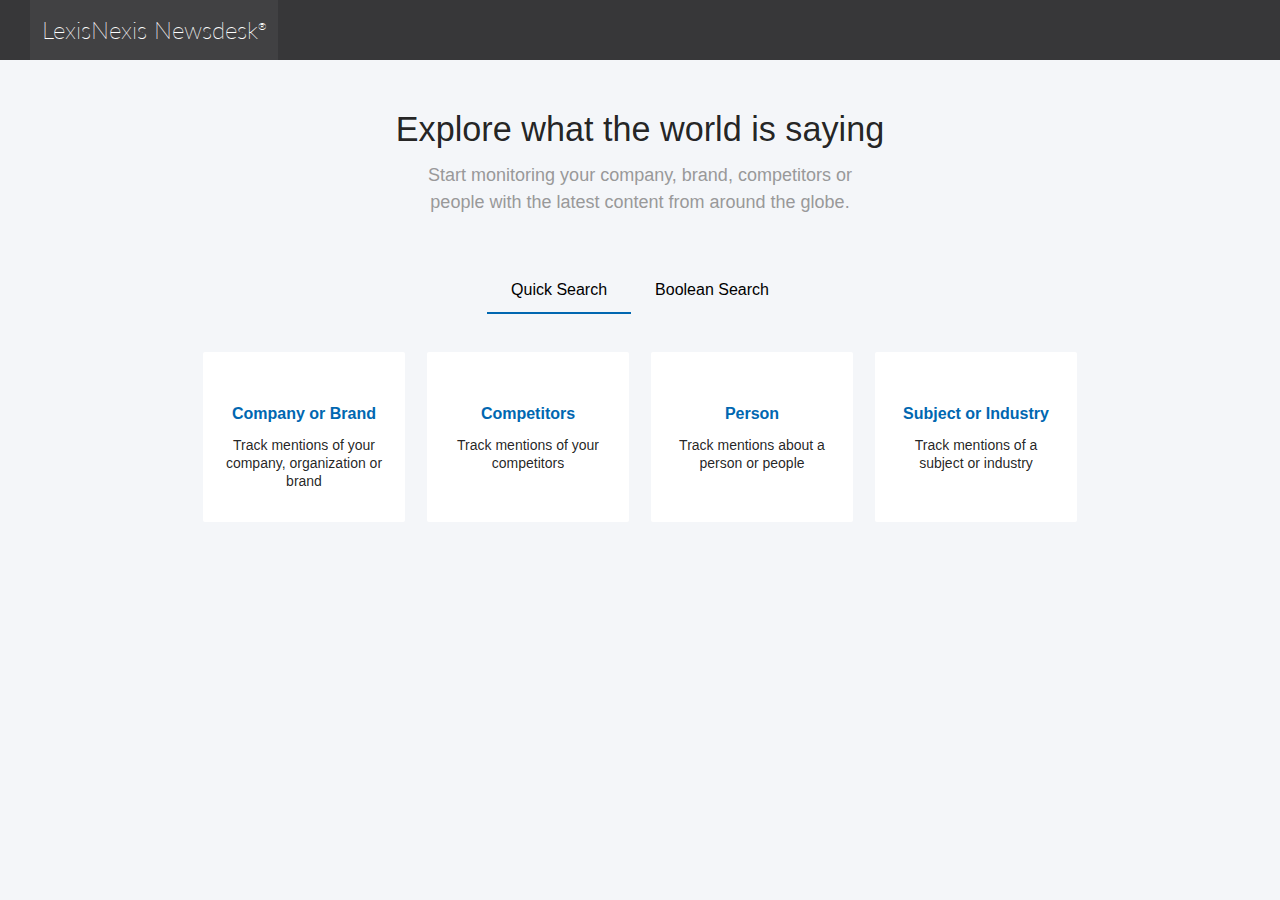
<file: index.html>
<!DOCTYPE html>
<html>

<head>
  <title>Newsdesk</title>
  <meta name="viewport" content="width = device-width, initial-scale = 1">
  <link rel="stylesheet" href="https://fonts.googleapis.com/icon?family=Material+Icons">
  <link rel="stylesheet" href="https://cdnjs.cloudflare.com/ajax/libs/materialize/1.0.0/css/materialize.min.css">
  <link type="text/css" rel="stylesheet" href="css/newsdesk.css" />
  <link type="text/css" rel="stylesheet" href="css/custom.css" media="screen,projection" />
  </script>
</head>

<body>

  <header class="app-header">
    <div class="app-header__top-bar">
      <div class="app-header__logo">
        <span class="app-header__logo-text">
          LexisNexis Newsdesk<span class="app-header__trademark">®</span>
        </span>
      </div>
      <a class="app-header__button app-header__button--nav app-header__button--dashboard"
        href="/dashboard"></a>
      <a class="app-header__button app-header__button--nav app-header__button--search" href="/search"></a>
      <a class="app-header__button app-header__button--nav app-header__button--analyze" href="/analyze"></a>
      <a class="app-header__button app-header__button--nav app-header__button--share" href="/share"></a>
    </div>
  </header>

  <div class="container">
    <div class="row">
      <div class="col s1"></div>
      <div class="col s12 center">
        <div class="quick-search-row">
          <h4>Explore what the world is saying</h4>
          <p class="psub-heading">Start monitoring your company, brand, competitors or people with the latest content
            from around the globe.</p>
        </div>
      </div>


      <div class="row">
        <div class="col s12">
          <ul class="tabs customized">
            <li class="tab "><a class="active" href="#quick-search-area">Quick Search</a></li>
            <li class="tab "><a href="#boolean-search-area">Boolean Search</a></li>
          </ul>
        </div>

        <!-- Quick Search Area -->
        <div class="row" id="quick-search-area">
          <div class="col s3 center">
            <div class="quick-search-types">
              <a href="company.html" class="quick-search-type-link"> 
                <!--<img src="images/img-company.png" alt="company">-->
                <b>Company or Brand </br><span>Track mentions of your company, organization or brand </span></b>
              </a>
            </div>
          </div>
          <div class="col s3 center">
            <div class="quick-search-types">
              <a href="companies.html" class="quick-search-type-link">
                <!--<img src="images/img-competitors.png" alt="competitors">-->
                <b>Competitors </br><span>Track mentions of your competitors </span></b></a>
            </div>

          </div>
          <div class="col s3 center">
            <div class="quick-search-types">
              <a href="people.html" class="quick-search-type-link">
                <!--<img src="images/img-person.png" alt="person">-->
                <b>Person </br><span>Track mentions about a person or people </span></b></a>
            </div>
          </div>

          <div class="col s3 center">
            <div class="quick-search-types">
              <a href="topic_industry.html" class="quick-search-type-link">
                <!--<img src="images/img-topic.png" alt="topic">-->
                <b>Subject or Industry </br><span>Track mentions of a subject or industry</span></b></a>
            </div>
          </div>
        </div>

        <!-- Boolean Search Area -->
        <div class="search-box-v2-container react-dom-wrapper-component-container" id="boolean-search-area">
          <div class="search-area">
            <div class="search-area__box">
              <div class="search-area__search">
                <div class="search-area__element-label search-area__search-label">What</div>
                <div class="search-area__search-input">
                  <div class="search-area__search">
                    <div class="search-area__new-search rich-search-box">
                      <textarea placeholder="Enter a company, person or keyword" tabindex="-1"
                        style="position: absolute; top: -9999px;"></textarea>
                      <div
                        class="rich-search-box__content-wrapper configurable-list rich-search-box__validator--enabled">
                        <div class="rich-search-box__hidden-content configurable-list"><span
                            class="rich-search-box__placeholder">Enter a company, person or keyword</span></div>
                        <div contenteditable="true" class="rich-search-box__content ui-autocomplete-input"
                          autocomplete="off"><span class="rich-search-box__placeholder">Enter a company, person or
                            keyword</span></div><i class="rich-search-box__validator-status fo-icon"
                          data-hasqtip="0"></i>
                      </div>
                    </div>
                  </div>
                </div>
              </div>
              <div class="drop-down search-area__element">
                <div class="drop-down__trigger search-area__dropdown--trigger search-filter-media-type__trigger">
                  <div class="search-area__element-label">Which media type</div>
                  <div class="search-area__element-input">
                    <div class="search-area__element-value">Online News</div><i class="search-area__element-arrow"></i>
                  </div>
                </div>
              </div>
              <div class="drop-down search-area__element search-filter-location">
                <div class="drop-down__trigger search-area__dropdown--trigger search-filter-location__trigger">
                  <div class="search-area__element-label">Where</div>
                  <div class="search-area__element-input">
                    <div class="search-area__element-value">Everywhere</div><i class="search-area__element-arrow"></i>
                  </div>
                </div>
              </div>
              <div class="drop-down search-area__element">
                <div class="drop-down__trigger search-area__dropdown--trigger search-filter-date__trigger">
                  <div class="search-area__element-label">When</div>
                  <div class="search-area__element-input">
                    <div class="search-area__element-value">All Dates</div><i class="search-area__element-arrow"></i>
                  </div>
                </div>
              </div>
              <div class="drop-down search-area__element search-filter-language">
                <div class="drop-down__trigger search-area__dropdown--trigger search-filter-language__trigger">
                  <div class="search-area__element-label">Which languages</div>
                  <div class="search-area__element-input">
                    <div class="search-area__element-value">English</div><i class="search-area__element-arrow"></i>
                  </div>
                </div>
              </div>
              <div class="pendo-search-button search-area__element search-area__search-trigger fo-icon fo-icon-Search">
              </div>
            </div>
          </div>
        </div>
      </div>

    </div>
  </div>

  <!--Import jQuery before materialize.js-->
  <script type="text/javascript" src="https://code.jquery.com/jquery-2.1.1.min.js"></script>
  <script src="https://cdnjs.cloudflare.com/ajax/libs/materialize/1.0.0/js/materialize.min.js"></script>

  <script>
    $(document).ready(function () {
      $('.tabs').tabs();
    });
  </script>
</body>

</html>
</file>
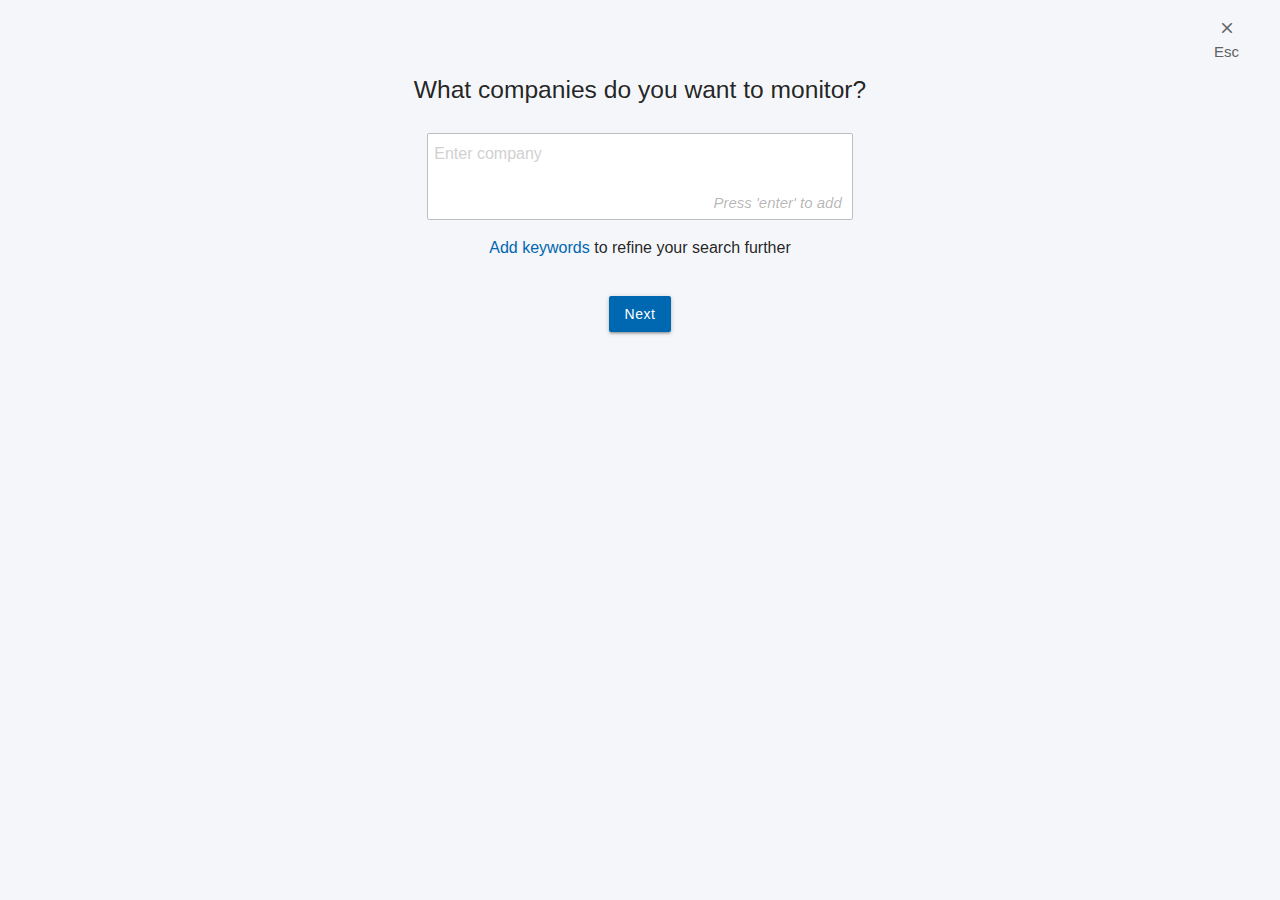
<file: companies.html>
<!DOCTYPE html>
<html>

<head>
   <title>Newsdesk</title>
   <meta name="viewport" content="width = device-width, initial-scale = 1">
   <link rel="stylesheet" href="https://fonts.googleapis.com/icon?family=Material+Icons">
   <link rel="stylesheet" href="https://cdnjs.cloudflare.com/ajax/libs/materialize/1.0.0/css/materialize.min.css">
   <link type="text/css" rel="stylesheet" href="css/custom.css" media="screen,projection" />
   </script>
</head>

<body>

   <nav class="transparent" role="navigation">
      <div class="row center">
         <div class="col s1 nav-col">
            <a class="grey-text text-darken-2 icn-label" href="#"></a>
         </div>
         <div class="col s1"></div>
         <div class="col s1"></div>
         <div class="col s1"></div>
         <div class="col s1"></div>
         <div class="col s1"></div>
         <div class="col s1"></div>
         <div class="col s1"></div>
         <div class="col s1"></div>
         <div class="col s1"></div>
         <div class="col s1"></div>
         <div class="col s1 nav-col">
            <a class="grey-text text-darken-2 icn-label" href="index.html"><i class="material-icons">close</i>Esc</a>
         </div>
      </div>
   </nav>

   <div class="container">
      <div class="row center">
         <div class="col s12">
            <h5>What companies do you want to monitor?</h5>
         </div>
      </div>
      <div class="row">
         <div class="col s3"></div>
         <div class="col s6">
            <div class="chips-container">
               <div class="chips chips-company">
                  <input class="custom-class" autofocus>
               </div>
               <div class="chip-help">Press 'enter' to add</div>
            </div>

            <div class="row center keywords-panel-toggle">
               <p style="font-size:16px;"><a href="#">Add keywords</a> to refine your search further</p>
            </div>           

            <div class="keywords-panel">
               <br>

               <h6>Keywords to include</h6>
               <p>We will show results that contain <b>any</b> of these keywords. <i class="material-icons blue-grey-text text-lighten-3 tooltipped"
                     data-position="right"
                     data-tooltip="Good for adding terms or phrases to make your results more specific">help_outline</i></p>
               <div class="chips-container">
                  <div class="chips chips-company-keywords">
                     <input class="custom-class" />
                  </div>
                  <div class="chip-help">Press 'enter' to add</div>
               </div>

               <br>
               <h6>Keywords to exclude </h6>
               <p>We will <b>not</b> show results that contain any of these keywords. <i class="material-icons blue-grey-text text-lighten-3 tooltipped"
                 data-position="right"
                 data-tooltip="Good for excluding words or phrases you do not want to see in your results - helps reduce false positives">help_outline</i></p>
               <div class="chips-container">
                  <div class="chips chips-company-keywords">
                     <input class="custom-class" />
                  </div>
                  <div class="chip-help">Press 'enter' to add</div>
               </div>

            </div>

            <div class="row center">
               <a href="remove_noise.html" class="waves-effect waves-light btn light-blue darken-3">Next</a>
            </div>
         </div>
         <div class="col s3"></div>
      </div>

   </div>

   <!--Import jQuery before materialize.js-->
   <script type="text/javascript" src="https://code.jquery.com/jquery-2.1.1.min.js"></script>
   <script src="https://cdnjs.cloudflare.com/ajax/libs/materialize/1.0.0/js/materialize.min.js"></script>

<script>
      $(document).ready(function () {
         $('.tooltipped').tooltip();

         $(".keywords-panel-toggle a").click(function () {
            $(".keywords-panel-toggle").slideToggle(300);
            $(".keywords-panel").slideToggle(300);
         });

         $('.chips-company').chips({
            placeholder: 'Enter company',
            secondaryPlaceholder: 'Add another',
            data: JSON.parse(sessionStorage.getItem('company')) || [],
            onChipAdd: function (e, data) {
               sessionStorage.setItem('company', JSON.stringify(M.Chips.getInstance($('.chips-company')).chipsData));
            },
            onChipDelete: function (e, data) {
               sessionStorage.setItem('company', JSON.stringify(M.Chips.getInstance($('.chips-company')).chipsData));
            },
            autocompleteOptions: {
               data: {
                  'Apple': null,
                  'Microsoft': null,
                  'Google': null,
                  'Walmart': null,
                  'Exxon Mobil': null,
                  'Berkshire Hathaway': null,
                  'Apple': null,
                  'UnitedHealth Group': null,
                  'McKesson': null,
                  'CVS Health': null,
                  'Amazon.com': null,
                  'AT&T': null,
                  'General Motors': null,
                  'Ford Motor': null,
                  'AmerisourceBergen': null,
                  'Chevron': null,
                  'Cardinal Health': null,
                  'Costco': null,
                  'Verizon': null,
                  'Kroger': null,
                  'General Electric': null,
                  'Walgreens Boots Alliance': null,
                  'JPMorgan Chase': null,
                  'Fannie Mae': null,
                  'Alphabet': null,
                  'Home Depot': null,
                  'Bank of America Corp.': null,
                  'Express Scripts Holding': null,
                  'Wells Fargo': null,
                  'Boeing': null,
                  'Phillips 66': null,
                  'Anthem': null,
                  'Microsoft': null,
                  'Valero Energy': null,
                  'Citigroup': null,
                  'Comcast': null,
                  'IBM': null,
                  'Dell Technologies': null,
                  'State Farm Insurance Cos.': null,
                  'Johnson & Johnson': null,
                  'Freddie Mac': null,
                  'Target': null,
                  'Lowe’s': null,
                  'Marathon Petroleum': null,
                  'Procter & Gamble': null,
                  'MetLife': null,
                  'UPS': null,
                  'PepsiCo': null,
                  'Intel': null,
                  'DowDuPont': null,
                  'Archer Daniels Midland': null,
                  'Aetna': null,
                  'FedEx': null,
                  'United Technologies': null,
                  'Prudential Financial': null,
                  'Albertsons Cos.': null,
                  'Sysco': null,
                  'Disney': null,
                  'Humana': null,
                  'Pfizer': null,
                  'HP': null,
                  'Lockheed Martin': null,
                  'AIG': null,
                  'Centene': null,
                  'Cisco Systems': null,
                  'HCA Healthcare': null,
                  'Energy Transfer Equity': null,
                  'Caterpillar': null,
                  'Nationwide': null,
                  'Morgan Stanley': null,
                  'Liberty Mutual Insurance Group': null,
                  'New York Life Insurance': null,
                  'Goldman Sachs Group': null,
                  'American Airlines Group': null,
                  'Best Buy': null,
                  'Cigna': null,
                  'Charter Communications': null,
                  'Delta Air Lines': null,
                  'Facebook': null,
                  'Honeywell International': null,
                  'Merck': null,
                  'Allstate': null,
                  'Tyson Foods': null,
                  'United Continental Holdings': null,
                  'Oracle': null,
                  'Tech Data': null,
                  'TIAA': null,
                  'TJX': null,
                  'American Express': null,
                  'Coca-Cola': null,
                  'Publix Super Markets': null,
                  'Nike': null,
                  'Andeavor': null,
                  'World Fuel Services': null,
                  'Exelon': null,
                  'Massachusetts Mutual Life Insurance': null,
                  'Rite Aid': null,
                  'ConocoPhillips': null,
                  'CHS': null,
                  '3M': null,
                  'Time Warner': null,
                  'General Dynamics': null,
                  'USAA': null,
                  'Capital One Financial': null,
                  'Deere': null,
                  'INTL FCStone': null,
                  'Northwestern Mutual': null,
                  'Enterprise Products Partners': null,
                  'Travelers Cos.': null,
                  'Hewlett Packard Enterprise': null,
                  'Philip Morris International': null,
                  'Twenty-First Century Fox': null,
                  'AbbVie': null,
                  'Abbott Laboratories': null,
                  'Progressive': null,
                  'Arrow Electronics': null,
                  'Kraft Heinz': null,
                  'Plains GP Holdings': null,
                  'Gilead Sciences': null,
                  'Mondelez International': null,
                  'Northrop Grumman': null,
                  'Raytheon': null,
                  'Macy’s': null,
                  'US Foods Holding': null,
                  'U.S. Bancorp': null,
                  'Dollar General': null,
                  'International Paper': null,
                  'Duke Energy': null,
                  'Southern': null,
                  'Marriott International': null,
                  'Avnet': null,
                  'Eli Lilly': null,
                  'Amgen': null,
                  'McDonald’s': null,
                  'Starbucks': null,
                  'Qualcomm': null,
                  'Dollar Tree': null,
                  'PBF Energy': null,
                  'Icahn Enterprises': null,
                  'Aflac': null,
                  'AutoNation': null,
                  'Penske Automotive Group': null,
                  'Whirlpool': null,
                  'Union Pacific': null,
                  'Southwest Airlines': null,
                  'ManpowerGroup': null,
                  'Thermo Fisher Scientific': null,
                  'Bristol-Myers Squibb': null,
                  'Halliburton': null,
                  'Tenet Healthcare': null,
                  'Lear': null,
                  'Cummins': null,
                  'Micron Technology': null,
                  'Nucor': null,
                  'Molina Healthcare': null,
                  'Fluor': null,
                  'Altria Group': null,
                  'Paccar': null,
                  'Hartford Financial Services': null,
                  'Kohl’s': null,
                  'Western Digital': null,
                  'Jabil': null,
                  'Community Health Systems': null,
                  'Visa': null,
                  'Danaher': null,
                  'Kimberly-Clark': null,
                  'AECOM': null,
                  'PNC Financial Services': null,
                  'CenturyLink': null,
                  'NextEra Energy': null,
                  'PG&E Corp.': null,
                  'Synnex': null,
                  'WellCare Health Plans': null,
                  'Performance Food Group': null,
                  'Sears Holdings': null,
                  'Synchrony Financial': null,
                  'CarMax': null,
                  'Bank of New York Mellon': null,
                  'Freeport-McMoRan': null,
                  'Genuine Parts': null,
                  'Emerson Electric': null,
                  'DaVita': null,
                  'Supervalu': null,
                  'Gap': null,
                  'General Mills': null,
                  'Nordstrom': null,
                  'Colgate-Palmolive': null,
                  'American Electric Power': null,
                  'XPO Logistics': null,
                  'Goodyear Tire & Rubber': null,
                  'Omnicom Group': null,
                  'CDW': null,
                  'Sherwin-Williams': null,
                  'PPG Industries': null,
                  'Texas Instruments': null,
                  'C.H. Robinson Worldwide': null,
                  'WestRock': null,
                  'Cognizant Technology Solutions': null,
                  'Newell Brands': null,
                  'CBS': null,
                  'Envision Healthcare': null,
                  'Monsanto': null,
                  'Aramark': null,
                  'Applied Materials': null,
                  'Waste Management': null,
                  'DISH Network': null,
                  'Illinois Tool Works': null,
                  'Lincoln National': null,
                  'HollyFrontier': null,
                  'CBRE Group': null,
                  'Textron': null,
                  'Ross Stores': null,
                  'Principal Financial': null,
                  'D.R. Horton': null,
                  'Marsh & McLennan': null,
                  'Devon Energy': null,
                  'AES': null,
                  'Ecolab': null,
                  'Land O’Lakes': null,
                  'Loews': null,
                  'Kinder Morgan': null,
                  'FirstEnergy': null,
                  'Occidental Petroleum': null,
                  'Viacom': null,
                  'PayPal Holdings': null,
                  'NGL Energy Partners': null,
                  'Celgene': null,
                  'Arconic': null,
                  'Kellogg': null,
                  'Las Vegas Sands': null,
                  'Stanley Black & Decker': null,
                  'Booking Holdings': null,
                  'Lennar': null,
                  'L Brands': null,
                  'DTE Energy': null,
                  'Dominion Energy': null,
                  'Reinsurance Group of America': null,
                  'J.C. Penney': null,
                  'Mastercard': null,
                  'BlackRock': null,
                  'Henry Schein': null,
                  'Guardian Life Ins. Co. of America': null,
                  'Stryker': null,
                  'Jefferies Financial Group': null,
                  'VF': null,
                  'ADP': null,
                  'Edison International': null,
                  'Biogen': null,
                  'United States Steel': null,
                  'Core-Mark Holding': null,
                  'Bed Bath & Beyond': null,
                  'Oneok': null,
                  'BB&T Corp.': null,
                  'Becton Dickinson': null,
                  'Ameriprise Financial': null,
                  'Farmers Insurance Exchange': null,
                  'First Data': null,
                  'Consolidated Edison': null,
                  'Parker-Hannifin': null,
                  'Anadarko Petroleum': null,
                  'Estee Lauder': null,
                  'State Street Corp.': null,
                  'Tesla': null,
                  'Netflix': null,
                  'Alcoa': null,
                  'Discover Financial Services': null,
                  'Praxair': null,
                  'CSX': null,
                  'Xcel Energy': null,
                  'Unum Group': null,
                  'Universal Health Services': null,
                  'NRG Energy': null,
                  'EOG Resources': null,
                  'Sempra Energy': null,
                  'Toys “R” Us': null,
                  'Group 1 Automotive': null,
                  'Entergy': null,
                  'Molson Coors Brewing': null,
                  'L3 Technologies': null,
                  'Ball': null,
                  'AutoZone': null,
                  'Murphy USA': null,
                  'MGM Resorts International': null,
                  'Office Depot': null,
                  'Huntsman': null,
                  'Baxter International': null,
                  'Norfolk Southern': null,
                  'salesforce.com': null,
                  'Laboratory Corp. of America': null,
                  'W.W. Grainger': null,
                  'Qurate Retail': null,
                  'Autoliv': null,
                  'Live Nation Entertainment': null,
                  'Xerox': null,
                  'Leidos Holdings': null,
                  'Corning': null,
                  'Lithia Motors': null,
                  'Expedia Group': null,
                  'Republic Services': null,
                  'Jacobs Engineering Group': null,
                  'Sonic Automotive': null,
                  'Ally Financial': null,
                  'LKQ': null,
                  'BorgWarner': null,
                  'Fidelity National Financial': null,
                  'SunTrust Banks': null,
                  'IQVIA Holdings': null,
                  'Reliance Steel & Aluminum': null,
                  'Nvidia': null,
                  'Voya Financial': null,
                  'CenterPoint Energy': null,
                  'eBay': null,
                  'Eastman Chemical': null,
                  'American Family Insurance Group': null,
                  'Steel Dynamics': null,
                  'Pacific Life': null,
                  'Chesapeake Energy': null,
                  'Mohawk Industries': null,
                  'Quanta Services': null,
                  'Advance Auto Parts': null,
                  'Owens & Minor': null,
                  'United Natural Foods': null,
                  'Tenneco': null,
                  'Conagra Brands': null,
                  'GameStop': null,
                  'Hormel Foods': null,
                  'Hilton Worldwide Holdings': null,
                  'Frontier Communications': null,
                  'Fidelity National Information Services': null,
                  'Public Service Enterprise Group': null,
                  'Boston Scientific': null,
                  'O’Reilly Automotive': null,
                  'Charles Schwab': null,
                  'Global Partners': null,
                  'PVH': null,
                  'Avis Budget Group': null,
                  'Targa Resources': null,
                  'Hertz Global Holdings': null,
                  'Calpine': null,
                  'Mutual of Omaha Insurance': null,
                  'Crown Holdings': null,
                  'Peter Kiewit Sons’': null,
                  'Dick’s Sporting Goods': null,
                  'PulteGroup': null,
                  'Navistar International': null,
                  'Thrivent Financial for Lutherans': null,
                  'DCP Midstream': null,
                  'Air Products & Chemicals': null,
                  'Veritiv': null,
                  'AGCO': null,
                  'Genworth Financial': null,
                  'Univar': null,
                  'News Corp.': null,
                  'SpartanNash': null,
                  'Westlake Chemical': null,
                  'Williams': null,
                  'Lam Research': null,
                  'Alaska Air Group': null,
                  'Jones Lang LaSalle': null,
                  'Anixter International': null,
                  'Campbell Soup': null,
                  'Interpublic Group': null,
                  'Dover': null,
                  'Zimmer Biomet Holdings': null,
                  'Dean Foods': null,
                  'Foot Locker': null,
                  'Eversource Energy': null,
                  'Alliance Data Systems': null,
                  'Fifth Third Bancorp': null,
                  'Quest Diagnostics': null,
                  'EMCOR Group': null,
                  'W.R. Berkley': null,
                  'WESCO International': null,
                  'Coty': null,
                  'WEC Energy Group': null,
                  'Masco': null,
                  'DXC Technology': null,
                  'Auto-Owners Insurance': null,
                  'Jones Financial (Edward Jones)': null,
                  'Liberty Media': null,
                  'Erie Insurance Group': null,
                  'Hershey': null,
                  'PPL': null,
                  'Huntington Ingalls Industries': null,
                  'Mosaic': null,
                  'J.M. Smucker': null,
                  'Delek US Holdings': null,
                  'Newmont Mining': null,
                  'Constellation Brands': null,
                  'Ryder System': null,
                  'National Oilwell Varco': null,
                  'Adobe Systems': null,
                  'LifePoint Health': null,
                  'Tractor Supply': null,
                  'Thor Industries': null,
                  'Dana': null,
                  'Weyerhaeuser': null,
                  'J.B. Hunt Transport Services': null,
                  'Darden Restaurants': null,
                  'Yum China Holdings': null,
                  'Blackstone Group': null,
                  'Berry Global Group': null,
                  'Builders FirstSource': null,
                  'Activision Blizzard': null,
                  'JetBlue Airways': null,
                  'Amphenol': null,
                  'A-Mark Precious Metals': null,
                  'Spirit AeroSystems Holdings': null,
                  'R.R. Donnelley & Sons': null,
                  'Harris': null,
                  'Expeditors Intl. of Washington': null,
                  'Discovery': null,
                  'Owens-Illinois': null,
                  'Sanmina': null,
                  'KeyCorp': null,
                  'American Financial Group': null,
                  'Oshkosh': null,
                  'Rockwell Collins': null,
                  'Kindred Healthcare': null,
                  'Insight Enterprises': null,
                  'Dr Pepper Snapple Group': null,
                  'American Tower': null,
                  'Fortive': null,
                  'Ralph Lauren': null,
                  'Spectrum Brands Holdings': null,
                  'Ascena Retail Group': null,
                  'United Rentals': null,
                  'Casey’s General Stores': null,
                  'Graybar Electric': null,
                  'Avery Dennison': null,
                  'MasTec': null,
                  'CMS Energy': null,
                  'HD Supply Holdings': null,
                  'Raymond James Financial': null,
                  'NCR': null,
                  'Hanesbrands': null,
                  'Asbury Automotive Group': null,
                  'Citizens Financial Group': null,
                  'Packaging Corp. of America': null,
                  'Alleghany': null,
                  'Apache': null,
                  'Dillard’s': null,
                  'Assurant': null,
                  'Franklin Resources': null,
                  'Owens Corning': null,
                  'Motorola Solutions': null,
                  'NVR': null,
                  'Rockwell Automation': null,
                  'TreeHouse Foods': null,
                  'Wynn Resorts': null,
                  'Olin': null,
                  'American Axle & Manufacturing': null,
                  'Old Republic International': null,
                  'Chemours': null,
                  'iHeartMedia': null,
                  'Ameren': null,
                  'Arthur J. Gallagher': null,
                  'Celanese': null,
                  'Sealed Air': null,
                  'UGI': null,
                  'Realogy Holdings': null,
                  'Burlington Stores': null,
                  'Regions Financial': null,
                  'AK Steel Holding': null,
                  'Securian Financial Group': null,
                  'S&P Global': null,
                  'Markel': null,
                  'TravelCenters of America': null,
                  'Conduent': null,
                  'M&T Bank Corp.': null,
                  'Clorox': null,
                  'AmTrust Financial Services': null,
                  'KKR': null,
                  'Ulta Beauty': null,
                  'Yum Brands': null,
                  'Regeneron Pharmaceuticals': null,
                  'Windstream Holdings': null,
                  'Magellan Health': null,
                  'Western & Southern Financial': null,
                  'Intercontinental Exchange': null,
                  'Ingredion': null,
                  'Wyndham Destinations': null,
                  'Toll Brothers': null,
                  'Seaboard': null,
                  'Booz Allen Hamilton': null,
                  'First American Financial': null,
                  'Cincinnati Financial': null,
                  'Avon Products': null,
                  'Northern Trust': null,
                  'Fiserv': null,
                  'Harley-Davidson': null,
                  'Cheniere Energy': null,
                  'Patterson': null,
                  'Peabody Energy': null,
                  'ON Semiconductor': null,
                  'Simon Property Group': null,
                  'Western Union': null,
                  'NetApp': null,
                  'Polaris Industries': null,
                  'Pioneer Natural Resources': null,
                  'ABM Industries': null,
                  'Vistra Energy': null,
                  'Cintas': null,
                  'Grant Thornton': null,
                  'Deloitte': null,
                  'KPMG': null,
                  'Accenture': null,
                  'PricewaterhouseCoopers': null,
                  'PwC': null,
                  'BDO': null,
                  'Ernst & Young': null,
                  'Baker Tilly International': null,
                  'TUI': null,
                  'Thomas Cook': null,
                  'Kuoni': null,
                  'Lastminute.com': null,
                  'Expedia Group': null
               },
               limit: Infinity,
               minLength: 1
            }
         });
         $(".chips-company input").val(sessionStorage.getItem('company-input'));
         $(".chips-company input").change(function (ev) {
            sessionStorage.setItem('company-input', ev.target.value || '');
         });

         $('.chips-company-keywords').chips({
            data: JSON.parse(sessionStorage.getItem('company-keywords')) || [],
            onChipAdd: function (e, data) {
               sessionStorage.setItem('company-keywords', JSON.stringify(M.Chips.getInstance($('.chips-company-keywords')).chipsData));
            },
            onChipDelete: function (e, data) {
               sessionStorage.setItem('company-keywords', JSON.stringify(M.Chips.getInstance($('.chips-company-keywords')).chipsData));
            }
         });
         $(".chips-company-keywords input").val(sessionStorage.getItem('company-keywords-input'));
         $(".chips-company-keywords input").change(function (ev) {
            sessionStorage.setItem('company-keywords-input', ev.target.value || '');
         });
      });
   </script>


</body>

</html>
</file>
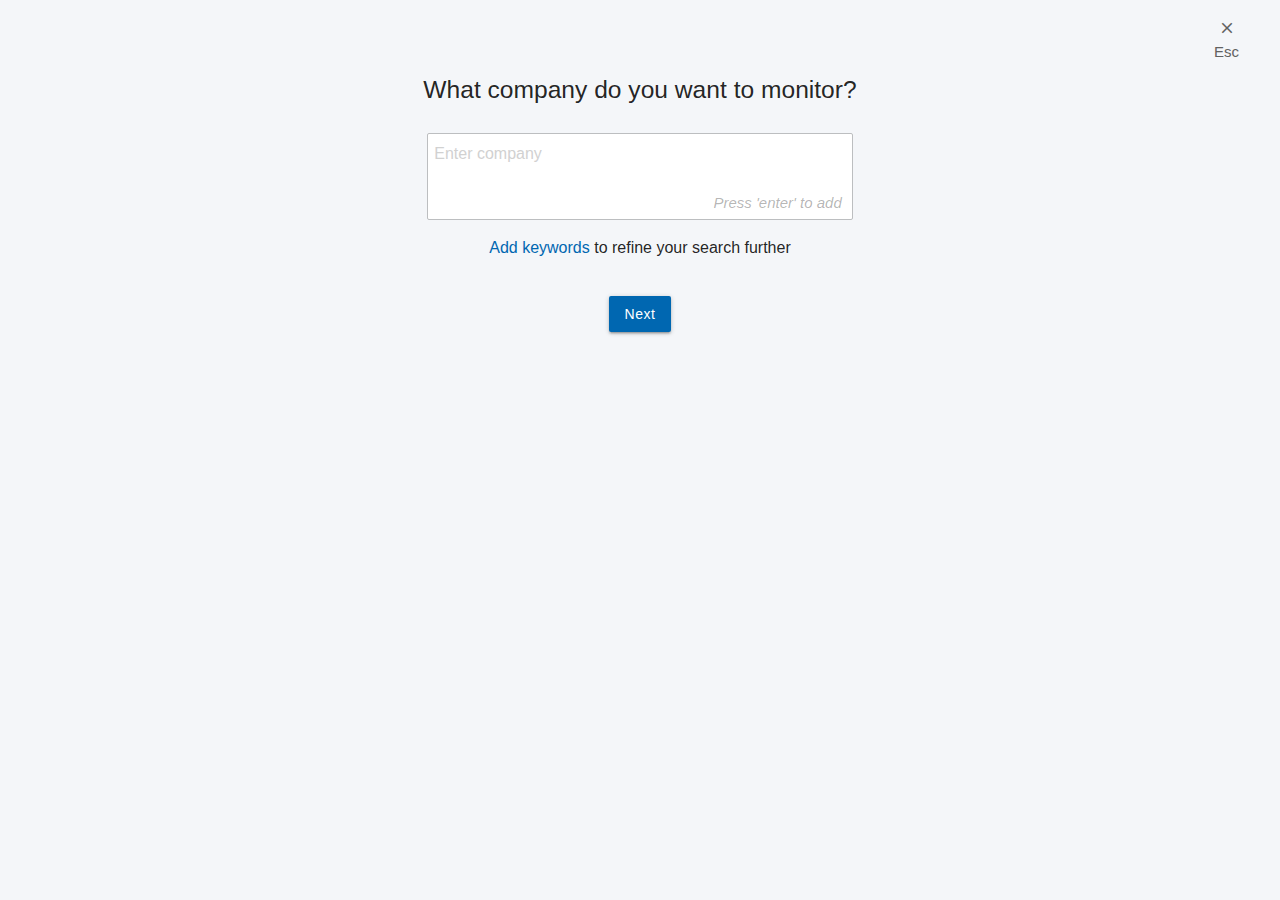
<file: company.html>
<!DOCTYPE html>
<html>

<head>
   <title>Newsdesk</title>
   <meta name="viewport" content="width = device-width, initial-scale = 1">
   <link rel="stylesheet" href="https://fonts.googleapis.com/icon?family=Material+Icons">
   <link rel="stylesheet" href="https://cdnjs.cloudflare.com/ajax/libs/materialize/1.0.0/css/materialize.min.css">
   <link type="text/css" rel="stylesheet" href="css/custom.css" media="screen,projection" />
   </script>
</head>

<body>

   <nav class="transparent" role="navigation">
      <div class="row center">
         <div class="col s1 nav-col">
            <a class="grey-text text-darken-2 icn-label" href="#"></a>
         </div>
         <div class="col s1"></div>
         <div class="col s1"></div>
         <div class="col s1"></div>
         <div class="col s1"></div>
         <div class="col s1"></div>
         <div class="col s1"></div>
         <div class="col s1"></div>
         <div class="col s1"></div>
         <div class="col s1"></div>
         <div class="col s1"></div>
         <div class="col s1 nav-col">
            <a class="grey-text text-darken-2 icn-label" href="index.html"><i class="material-icons">close</i>Esc</a>
         </div>
      </div>
   </nav>

   <div class="container">
      <div class="row center">
         <div class="col s12">
            <h5>What company do you want to monitor?</h5>
         </div>
      </div>
      <div class="row">
         <div class="col s3"></div>
         <div class="col s6">
            <div class="chips-container">
               <div class="chips chips-company">
                  <input class="custom-class" autofocus>
               </div>
               <div class="chip-help">Press 'enter' to add</div>
            </div>

            <div class="row center keywords-panel-toggle">
               <p style="font-size:16px;"><a href="#">Add keywords</a> to refine your search further</p>
            </div>

            <div class="keywords-panel">
               <br>

               <h6>Optional Keywords</h6>
               <p>Add keywords or phrases to make your search more specific. <i class="material-icons blue-grey-text text-lighten-3 tooltipped"
                     data-position="right"
                     data-tooltip="We will show results that contain <b>any</b> of these keywords, and the company entered above">help_outline</i></p>
               <div class="chips-container">
                  <div class="chips chips-company-keywords">
                     <input class="custom-class" />
                  </div>
                  <div class="chip-help">Press 'enter' to add</div>
               </div>

               <br>
               <h6>Excluded Keywords</h6>
               <p>Add keywords or phrases you do not want to see in your results. <i class="material-icons blue-grey-text text-lighten-3 tooltipped"
                 data-position="right"
                 data-tooltip="We will <b>not</b> show results that contain any of these keywords">help_outline</i></p>
               <div class="chips-container">
                  <div class="chips chips-company-keywords">
                     <input class="custom-class" />
                  </div>
                  <div class="chip-help">Press 'enter' to add</div>
               </div>

            </div>

            <div class="row center">
               <a href="remove_noise.html" class="waves-effect waves-light btn light-blue darken-3">Next</a>
            </div>
         </div>
         <div class="col s3"></div>
      </div>

   </div>

   <!--Import jQuery before materialize.js-->
   <script type="text/javascript" src="https://code.jquery.com/jquery-2.1.1.min.js"></script>
   <script src="https://cdnjs.cloudflare.com/ajax/libs/materialize/1.0.0/js/materialize.min.js"></script>

   <script>
      $(document).ready(function () {
         $('.tooltipped').tooltip();

         $(".keywords-panel-toggle a").click(function () {
            $(".keywords-panel-toggle").slideToggle(300);
            $(".keywords-panel").slideToggle(300);
         });

         $('.chips-company').chips({
            placeholder: 'Enter company',
            secondaryPlaceholder: 'Add another',
            data: JSON.parse(sessionStorage.getItem('company')) || [],
            onChipAdd: function (e, data) {
               sessionStorage.setItem('company', JSON.stringify(M.Chips.getInstance($('.chips-company')).chipsData));
            },
            onChipDelete: function (e, data) {
               sessionStorage.setItem('company', JSON.stringify(M.Chips.getInstance($('.chips-company')).chipsData));
            },
            autocompleteOptions: {
               data: {
                  'Apple': null,
                  'Microsoft': null,
                  'Google': null,
                  'Walmart': null,
                  'Exxon Mobil': null,
                  'Berkshire Hathaway': null,
                  'Apple': null,
                  'UnitedHealth Group': null,
                  'McKesson': null,
                  'CVS Health': null,
                  'Amazon.com': null,
                  'AT&T': null,
                  'General Motors': null,
                  'Ford Motor': null,
                  'AmerisourceBergen': null,
                  'Chevron': null,
                  'Cardinal Health': null,
                  'Costco': null,
                  'Verizon': null,
                  'Kroger': null,
                  'General Electric': null,
                  'Walgreens Boots Alliance': null,
                  'JPMorgan Chase': null,
                  'Fannie Mae': null,
                  'Alphabet': null,
                  'Home Depot': null,
                  'Bank of America Corp.': null,
                  'Express Scripts Holding': null,
                  'Wells Fargo': null,
                  'Boeing': null,
                  'Phillips 66': null,
                  'Anthem': null,
                  'Microsoft': null,
                  'Valero Energy': null,
                  'Citigroup': null,
                  'Comcast': null,
                  'IBM': null,
                  'Dell Technologies': null,
                  'State Farm Insurance Cos.': null,
                  'Johnson & Johnson': null,
                  'Freddie Mac': null,
                  'Target': null,
                  'Lowe’s': null,
                  'Marathon Petroleum': null,
                  'Procter & Gamble': null,
                  'MetLife': null,
                  'UPS': null,
                  'PepsiCo': null,
                  'Intel': null,
                  'DowDuPont': null,
                  'Archer Daniels Midland': null,
                  'Aetna': null,
                  'FedEx': null,
                  'United Technologies': null,
                  'Prudential Financial': null,
                  'Albertsons Cos.': null,
                  'Sysco': null,
                  'Disney': null,
                  'Humana': null,
                  'Pfizer': null,
                  'HP': null,
                  'Lockheed Martin': null,
                  'AIG': null,
                  'Centene': null,
                  'Cisco Systems': null,
                  'HCA Healthcare': null,
                  'Energy Transfer Equity': null,
                  'Caterpillar': null,
                  'Nationwide': null,
                  'Morgan Stanley': null,
                  'Liberty Mutual Insurance Group': null,
                  'New York Life Insurance': null,
                  'Goldman Sachs Group': null,
                  'American Airlines Group': null,
                  'Best Buy': null,
                  'Cigna': null,
                  'Charter Communications': null,
                  'Delta Air Lines': null,
                  'Facebook': null,
                  'Honeywell International': null,
                  'Merck': null,
                  'Allstate': null,
                  'Tyson Foods': null,
                  'United Continental Holdings': null,
                  'Oracle': null,
                  'Tech Data': null,
                  'TIAA': null,
                  'TJX': null,
                  'American Express': null,
                  'Coca-Cola': null,
                  'Publix Super Markets': null,
                  'Nike': null,
                  'Andeavor': null,
                  'World Fuel Services': null,
                  'Exelon': null,
                  'Massachusetts Mutual Life Insurance': null,
                  'Rite Aid': null,
                  'ConocoPhillips': null,
                  'CHS': null,
                  '3M': null,
                  'Time Warner': null,
                  'General Dynamics': null,
                  'USAA': null,
                  'Capital One Financial': null,
                  'Deere': null,
                  'INTL FCStone': null,
                  'Northwestern Mutual': null,
                  'Enterprise Products Partners': null,
                  'Travelers Cos.': null,
                  'Hewlett Packard Enterprise': null,
                  'Philip Morris International': null,
                  'Twenty-First Century Fox': null,
                  'AbbVie': null,
                  'Abbott Laboratories': null,
                  'Progressive': null,
                  'Arrow Electronics': null,
                  'Kraft Heinz': null,
                  'Plains GP Holdings': null,
                  'Gilead Sciences': null,
                  'Mondelez International': null,
                  'Northrop Grumman': null,
                  'Raytheon': null,
                  'Macy’s': null,
                  'US Foods Holding': null,
                  'U.S. Bancorp': null,
                  'Dollar General': null,
                  'International Paper': null,
                  'Duke Energy': null,
                  'Southern': null,
                  'Marriott International': null,
                  'Avnet': null,
                  'Eli Lilly': null,
                  'Amgen': null,
                  'McDonald’s': null,
                  'Starbucks': null,
                  'Qualcomm': null,
                  'Dollar Tree': null,
                  'PBF Energy': null,
                  'Icahn Enterprises': null,
                  'Aflac': null,
                  'AutoNation': null,
                  'Penske Automotive Group': null,
                  'Whirlpool': null,
                  'Union Pacific': null,
                  'Southwest Airlines': null,
                  'ManpowerGroup': null,
                  'Thermo Fisher Scientific': null,
                  'Bristol-Myers Squibb': null,
                  'Halliburton': null,
                  'Tenet Healthcare': null,
                  'Lear': null,
                  'Cummins': null,
                  'Micron Technology': null,
                  'Nucor': null,
                  'Molina Healthcare': null,
                  'Fluor': null,
                  'Altria Group': null,
                  'Paccar': null,
                  'Hartford Financial Services': null,
                  'Kohl’s': null,
                  'Western Digital': null,
                  'Jabil': null,
                  'Community Health Systems': null,
                  'Visa': null,
                  'Danaher': null,
                  'Kimberly-Clark': null,
                  'AECOM': null,
                  'PNC Financial Services': null,
                  'CenturyLink': null,
                  'NextEra Energy': null,
                  'PG&E Corp.': null,
                  'Synnex': null,
                  'WellCare Health Plans': null,
                  'Performance Food Group': null,
                  'Sears Holdings': null,
                  'Synchrony Financial': null,
                  'CarMax': null,
                  'Bank of New York Mellon': null,
                  'Freeport-McMoRan': null,
                  'Genuine Parts': null,
                  'Emerson Electric': null,
                  'DaVita': null,
                  'Supervalu': null,
                  'Gap': null,
                  'General Mills': null,
                  'Nordstrom': null,
                  'Colgate-Palmolive': null,
                  'American Electric Power': null,
                  'XPO Logistics': null,
                  'Goodyear Tire & Rubber': null,
                  'Omnicom Group': null,
                  'CDW': null,
                  'Sherwin-Williams': null,
                  'PPG Industries': null,
                  'Texas Instruments': null,
                  'C.H. Robinson Worldwide': null,
                  'WestRock': null,
                  'Cognizant Technology Solutions': null,
                  'Newell Brands': null,
                  'CBS': null,
                  'Envision Healthcare': null,
                  'Monsanto': null,
                  'Aramark': null,
                  'Applied Materials': null,
                  'Waste Management': null,
                  'DISH Network': null,
                  'Illinois Tool Works': null,
                  'Lincoln National': null,
                  'HollyFrontier': null,
                  'CBRE Group': null,
                  'Textron': null,
                  'Ross Stores': null,
                  'Principal Financial': null,
                  'D.R. Horton': null,
                  'Marsh & McLennan': null,
                  'Devon Energy': null,
                  'AES': null,
                  'Ecolab': null,
                  'Land O’Lakes': null,
                  'Loews': null,
                  'Kinder Morgan': null,
                  'FirstEnergy': null,
                  'Occidental Petroleum': null,
                  'Viacom': null,
                  'PayPal Holdings': null,
                  'NGL Energy Partners': null,
                  'Celgene': null,
                  'Arconic': null,
                  'Kellogg': null,
                  'Las Vegas Sands': null,
                  'Stanley Black & Decker': null,
                  'Booking Holdings': null,
                  'Lennar': null,
                  'L Brands': null,
                  'DTE Energy': null,
                  'Dominion Energy': null,
                  'Reinsurance Group of America': null,
                  'J.C. Penney': null,
                  'Mastercard': null,
                  'BlackRock': null,
                  'Henry Schein': null,
                  'Guardian Life Ins. Co. of America': null,
                  'Stryker': null,
                  'Jefferies Financial Group': null,
                  'VF': null,
                  'ADP': null,
                  'Edison International': null,
                  'Biogen': null,
                  'United States Steel': null,
                  'Core-Mark Holding': null,
                  'Bed Bath & Beyond': null,
                  'Oneok': null,
                  'BB&T Corp.': null,
                  'Becton Dickinson': null,
                  'Ameriprise Financial': null,
                  'Farmers Insurance Exchange': null,
                  'First Data': null,
                  'Consolidated Edison': null,
                  'Parker-Hannifin': null,
                  'Anadarko Petroleum': null,
                  'Estee Lauder': null,
                  'State Street Corp.': null,
                  'Tesla': null,
                  'Netflix': null,
                  'Alcoa': null,
                  'Discover Financial Services': null,
                  'Praxair': null,
                  'CSX': null,
                  'Xcel Energy': null,
                  'Unum Group': null,
                  'Universal Health Services': null,
                  'NRG Energy': null,
                  'EOG Resources': null,
                  'Sempra Energy': null,
                  'Toys “R” Us': null,
                  'Group 1 Automotive': null,
                  'Entergy': null,
                  'Molson Coors Brewing': null,
                  'L3 Technologies': null,
                  'Ball': null,
                  'AutoZone': null,
                  'Murphy USA': null,
                  'MGM Resorts International': null,
                  'Office Depot': null,
                  'Huntsman': null,
                  'Baxter International': null,
                  'Norfolk Southern': null,
                  'salesforce.com': null,
                  'Laboratory Corp. of America': null,
                  'W.W. Grainger': null,
                  'Qurate Retail': null,
                  'Autoliv': null,
                  'Live Nation Entertainment': null,
                  'Xerox': null,
                  'Leidos Holdings': null,
                  'Corning': null,
                  'Lithia Motors': null,
                  'Expedia Group': null,
                  'Republic Services': null,
                  'Jacobs Engineering Group': null,
                  'Sonic Automotive': null,
                  'Ally Financial': null,
                  'LKQ': null,
                  'BorgWarner': null,
                  'Fidelity National Financial': null,
                  'SunTrust Banks': null,
                  'IQVIA Holdings': null,
                  'Reliance Steel & Aluminum': null,
                  'Nvidia': null,
                  'Voya Financial': null,
                  'CenterPoint Energy': null,
                  'eBay': null,
                  'Eastman Chemical': null,
                  'American Family Insurance Group': null,
                  'Steel Dynamics': null,
                  'Pacific Life': null,
                  'Chesapeake Energy': null,
                  'Mohawk Industries': null,
                  'Quanta Services': null,
                  'Advance Auto Parts': null,
                  'Owens & Minor': null,
                  'United Natural Foods': null,
                  'Tenneco': null,
                  'Conagra Brands': null,
                  'GameStop': null,
                  'Hormel Foods': null,
                  'Hilton Worldwide Holdings': null,
                  'Frontier Communications': null,
                  'Fidelity National Information Services': null,
                  'Public Service Enterprise Group': null,
                  'Boston Scientific': null,
                  'O’Reilly Automotive': null,
                  'Charles Schwab': null,
                  'Global Partners': null,
                  'PVH': null,
                  'Avis Budget Group': null,
                  'Targa Resources': null,
                  'Hertz Global Holdings': null,
                  'Calpine': null,
                  'Mutual of Omaha Insurance': null,
                  'Crown Holdings': null,
                  'Peter Kiewit Sons’': null,
                  'Dick’s Sporting Goods': null,
                  'PulteGroup': null,
                  'Navistar International': null,
                  'Thrivent Financial for Lutherans': null,
                  'DCP Midstream': null,
                  'Air Products & Chemicals': null,
                  'Veritiv': null,
                  'AGCO': null,
                  'Genworth Financial': null,
                  'Univar': null,
                  'News Corp.': null,
                  'SpartanNash': null,
                  'Westlake Chemical': null,
                  'Williams': null,
                  'Lam Research': null,
                  'Alaska Air Group': null,
                  'Jones Lang LaSalle': null,
                  'Anixter International': null,
                  'Campbell Soup': null,
                  'Interpublic Group': null,
                  'Dover': null,
                  'Zimmer Biomet Holdings': null,
                  'Dean Foods': null,
                  'Foot Locker': null,
                  'Eversource Energy': null,
                  'Alliance Data Systems': null,
                  'Fifth Third Bancorp': null,
                  'Quest Diagnostics': null,
                  'EMCOR Group': null,
                  'W.R. Berkley': null,
                  'WESCO International': null,
                  'Coty': null,
                  'WEC Energy Group': null,
                  'Masco': null,
                  'DXC Technology': null,
                  'Auto-Owners Insurance': null,
                  'Jones Financial (Edward Jones)': null,
                  'Liberty Media': null,
                  'Erie Insurance Group': null,
                  'Hershey': null,
                  'PPL': null,
                  'Huntington Ingalls Industries': null,
                  'Mosaic': null,
                  'J.M. Smucker': null,
                  'Delek US Holdings': null,
                  'Newmont Mining': null,
                  'Constellation Brands': null,
                  'Ryder System': null,
                  'National Oilwell Varco': null,
                  'Adobe Systems': null,
                  'LifePoint Health': null,
                  'Tractor Supply': null,
                  'Thor Industries': null,
                  'Dana': null,
                  'Weyerhaeuser': null,
                  'J.B. Hunt Transport Services': null,
                  'Darden Restaurants': null,
                  'Yum China Holdings': null,
                  'Blackstone Group': null,
                  'Berry Global Group': null,
                  'Builders FirstSource': null,
                  'Activision Blizzard': null,
                  'JetBlue Airways': null,
                  'Amphenol': null,
                  'A-Mark Precious Metals': null,
                  'Spirit AeroSystems Holdings': null,
                  'R.R. Donnelley & Sons': null,
                  'Harris': null,
                  'Expeditors Intl. of Washington': null,
                  'Discovery': null,
                  'Owens-Illinois': null,
                  'Sanmina': null,
                  'KeyCorp': null,
                  'American Financial Group': null,
                  'Oshkosh': null,
                  'Rockwell Collins': null,
                  'Kindred Healthcare': null,
                  'Insight Enterprises': null,
                  'Dr Pepper Snapple Group': null,
                  'American Tower': null,
                  'Fortive': null,
                  'Ralph Lauren': null,
                  'Spectrum Brands Holdings': null,
                  'Ascena Retail Group': null,
                  'United Rentals': null,
                  'Casey’s General Stores': null,
                  'Graybar Electric': null,
                  'Avery Dennison': null,
                  'MasTec': null,
                  'CMS Energy': null,
                  'HD Supply Holdings': null,
                  'Raymond James Financial': null,
                  'NCR': null,
                  'Hanesbrands': null,
                  'Asbury Automotive Group': null,
                  'Citizens Financial Group': null,
                  'Packaging Corp. of America': null,
                  'Alleghany': null,
                  'Apache': null,
                  'Dillard’s': null,
                  'Assurant': null,
                  'Franklin Resources': null,
                  'Owens Corning': null,
                  'Motorola Solutions': null,
                  'NVR': null,
                  'Rockwell Automation': null,
                  'TreeHouse Foods': null,
                  'Wynn Resorts': null,
                  'Olin': null,
                  'American Axle & Manufacturing': null,
                  'Old Republic International': null,
                  'Chemours': null,
                  'iHeartMedia': null,
                  'Ameren': null,
                  'Arthur J. Gallagher': null,
                  'Celanese': null,
                  'Sealed Air': null,
                  'UGI': null,
                  'Realogy Holdings': null,
                  'Burlington Stores': null,
                  'Regions Financial': null,
                  'AK Steel Holding': null,
                  'Securian Financial Group': null,
                  'S&P Global': null,
                  'Markel': null,
                  'TravelCenters of America': null,
                  'Conduent': null,
                  'M&T Bank Corp.': null,
                  'Clorox': null,
                  'AmTrust Financial Services': null,
                  'KKR': null,
                  'Ulta Beauty': null,
                  'Yum Brands': null,
                  'Regeneron Pharmaceuticals': null,
                  'Windstream Holdings': null,
                  'Magellan Health': null,
                  'Western & Southern Financial': null,
                  'Intercontinental Exchange': null,
                  'Ingredion': null,
                  'Wyndham Destinations': null,
                  'Toll Brothers': null,
                  'Seaboard': null,
                  'Booz Allen Hamilton': null,
                  'First American Financial': null,
                  'Cincinnati Financial': null,
                  'Avon Products': null,
                  'Northern Trust': null,
                  'Fiserv': null,
                  'Harley-Davidson': null,
                  'Cheniere Energy': null,
                  'Patterson': null,
                  'Peabody Energy': null,
                  'ON Semiconductor': null,
                  'Simon Property Group': null,
                  'Western Union': null,
                  'NetApp': null,
                  'Polaris Industries': null,
                  'Pioneer Natural Resources': null,
                  'ABM Industries': null,
                  'Vistra Energy': null,
                  'Cintas': null,
                  'Grant Thornton': null,
                  'Deloitte': null,
                  'KPMG': null,
                  'Accenture': null,
                  'PricewaterhouseCoopers': null,
                  'PwC': null,
                  'BDO': null,
                  'Ernst & Young': null,
                  'Baker Tilly International': null,
                  'TUI': null,
                  'Thomas Cook': null,
                  'Kuoni': null,
                  'Lastminute.com': null,
                  'Expedia Group': null
               },
               limit: Infinity,
               minLength: 1
            }
         });
         $(".chips-company input").val(sessionStorage.getItem('company-input'));
         $(".chips-company input").change(function (ev) {
            sessionStorage.setItem('company-input', ev.target.value || '');
         });

         $('.chips-company-keywords').chips({
            data: JSON.parse(sessionStorage.getItem('company-keywords')) || [],
            onChipAdd: function (e, data) {
               sessionStorage.setItem('company-keywords', JSON.stringify(M.Chips.getInstance($('.chips-company-keywords')).chipsData));
            },
            onChipDelete: function (e, data) {
               sessionStorage.setItem('company-keywords', JSON.stringify(M.Chips.getInstance($('.chips-company-keywords')).chipsData));
            }
         });
         $(".chips-company-keywords input").val(sessionStorage.getItem('company-keywords-input'));
         $(".chips-company-keywords input").change(function (ev) {
            sessionStorage.setItem('company-keywords-input', ev.target.value || '');
         });
      });
   </script>


</body>

</html>
</file>
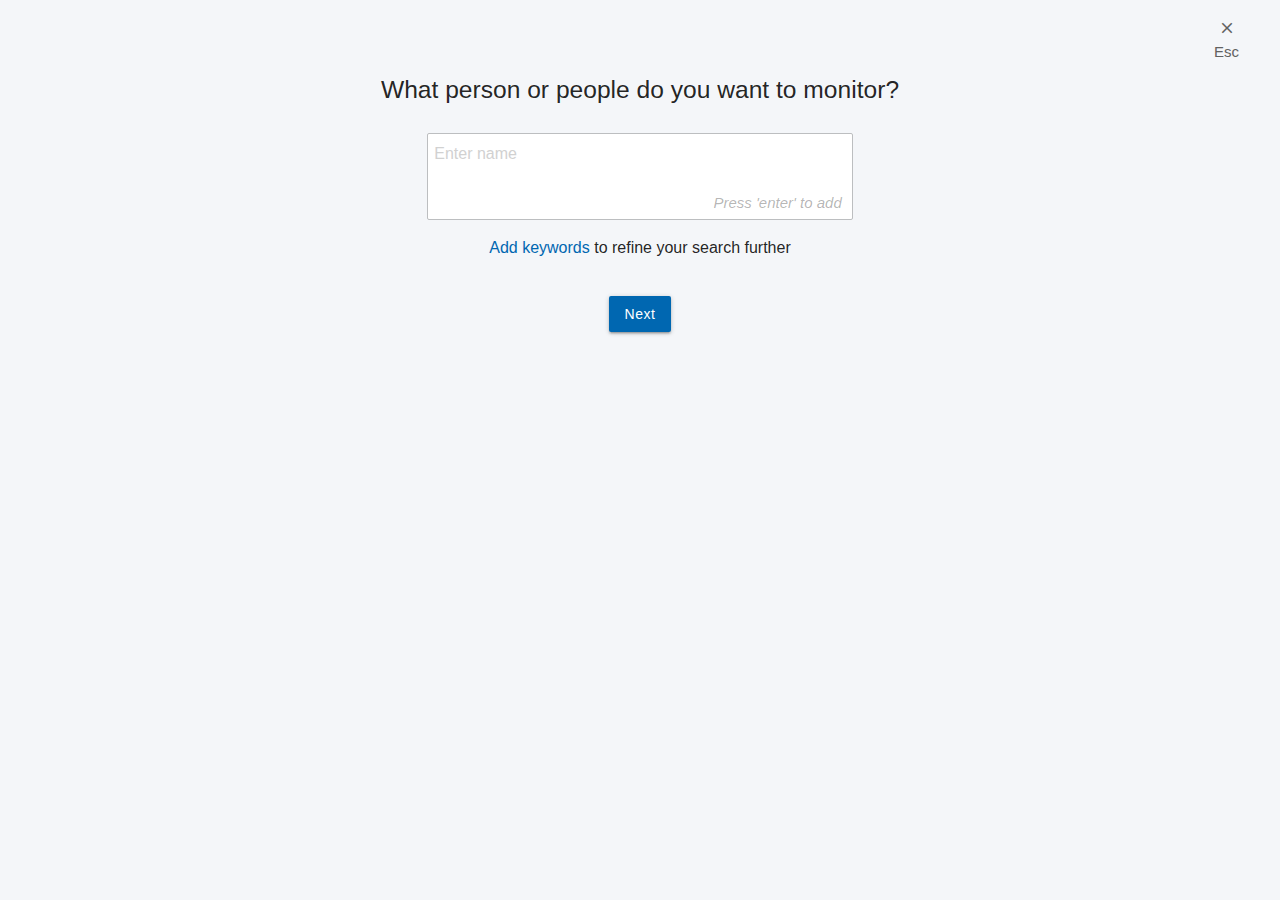
<file: people.html>
<!DOCTYPE html>
<html>

<head>
   <title>Newsdesk</title>
   <meta name="viewport" content="width = device-width, initial-scale = 1">
   <link rel="stylesheet" href="https://fonts.googleapis.com/icon?family=Material+Icons">
   <link rel="stylesheet" href="https://cdnjs.cloudflare.com/ajax/libs/materialize/1.0.0/css/materialize.min.css">
   <link type="text/css" rel="stylesheet" href="css/custom.css" media="screen,projection" />
   </script>
</head>

<body>

   <nav class="transparent" role="navigation">
      <div class="row center">
         <div class="col s1 nav-col">
            <a class="grey-text text-darken-2 icn-label" href="#"></a>
         </div>
         <div class="col s1"></div>
         <div class="col s1"></div>
         <div class="col s1"></div>
         <div class="col s1"></div>
         <div class="col s1"></div>
         <div class="col s1"></div>
         <div class="col s1"></div>
         <div class="col s1"></div>
         <div class="col s1"></div>
         <div class="col s1"></div>
         <div class="col s1 nav-col">
            <a class="grey-text text-darken-2 icn-label" href="index.html"><i class="material-icons">close</i>Esc</a>
         </div>
      </div>
   </nav>

   <div class="container">
      <div class="row center">
         <div class="col s12">
            <h5>What person or people do you want to monitor?</h5>
         </div>
      </div>
      <div class="row">
         <div class="col s3"></div>
         <div class="col s6">
            <div class="chips-container">
               <div class="chips chips-company">
                  <input class="custom-class" autofocus>
               </div>
               <div class="chip-help">Press 'enter' to add</div>
            </div>

            <div class="row center keywords-panel-toggle">
               <p style="font-size:16px;"><a href="#">Add keywords</a> to refine your search further</p>
            </div>

            <div class="keywords-panel">
               <br>

               <h6>Keywords to include</h6>
               <p>We will show results that contain <b>any</b> of these keywords. <i class="material-icons blue-grey-text text-lighten-3 tooltipped"
                     data-position="right"
                     data-tooltip="Good for adding terms or phrases to make your results more specific">help_outline</i></p>
               <div class="chips-container">
                  <div class="chips chips-company-keywords">
                     <input class="custom-class" />
                  </div>
                  <div class="chip-help">Press 'enter' to add</div>
               </div>

               <br>
               <h6>Keywords to exclude </h6>
               <p>We will <b>not</b> show results that contain any of these keywords. <i class="material-icons blue-grey-text text-lighten-3 tooltipped"
                 data-position="right"
                 data-tooltip="Good for excluding words or phrases you do not want to see in your results - helps reduce false positives">help_outline</i></p>
               <div class="chips-container">
                  <div class="chips chips-company-keywords">
                     <input class="custom-class" />
                  </div>
                  <div class="chip-help">Press 'enter' to add</div>
               </div>

            </div>

            <div class="row center">
               <a href="remove_noise.html" class="waves-effect waves-light btn light-blue darken-3">Next</a>
            </div>
         </div>
         <div class="col s3"></div>
      </div>

   </div>

   <!--Import jQuery before materialize.js-->
   <script type="text/javascript" src="https://code.jquery.com/jquery-2.1.1.min.js"></script>
   <script src="https://cdnjs.cloudflare.com/ajax/libs/materialize/1.0.0/js/materialize.min.js"></script>

   <script>
      $(document).ready(function () {
         $('.tooltipped').tooltip();

         $(".keywords-panel-toggle a").click(function () {
            $(".keywords-panel-toggle").slideToggle(300);
            $(".keywords-panel").slideToggle(300);
         });

         $(".chips-company input").val(sessionStorage.getItem('company-input'));
         $(".chips-company input").change(function (ev) {
            sessionStorage.setItem('company-input', ev.target.value || '');
         });

         $('.chips-company').chips({
            placeholder: 'Enter name',
            secondaryPlaceholder: 'Add another',
         });

         $('.chips-company-keywords').chips({
            data: JSON.parse(sessionStorage.getItem('company-keywords')) || [],
            onChipAdd: function (e, data) {
               sessionStorage.setItem('company-keywords', JSON.stringify(M.Chips.getInstance($('.chips-company-keywords')).chipsData));
            },
            onChipDelete: function (e, data) {
               sessionStorage.setItem('company-keywords', JSON.stringify(M.Chips.getInstance($('.chips-company-keywords')).chipsData));
            }
         });
         $(".chips-company-keywords input").val(sessionStorage.getItem('company-keywords-input'));
         $(".chips-company-keywords input").change(function (ev) {
            sessionStorage.setItem('company-keywords-input', ev.target.value || '');
         });
      });
   </script>


</body>

</html>
</file>
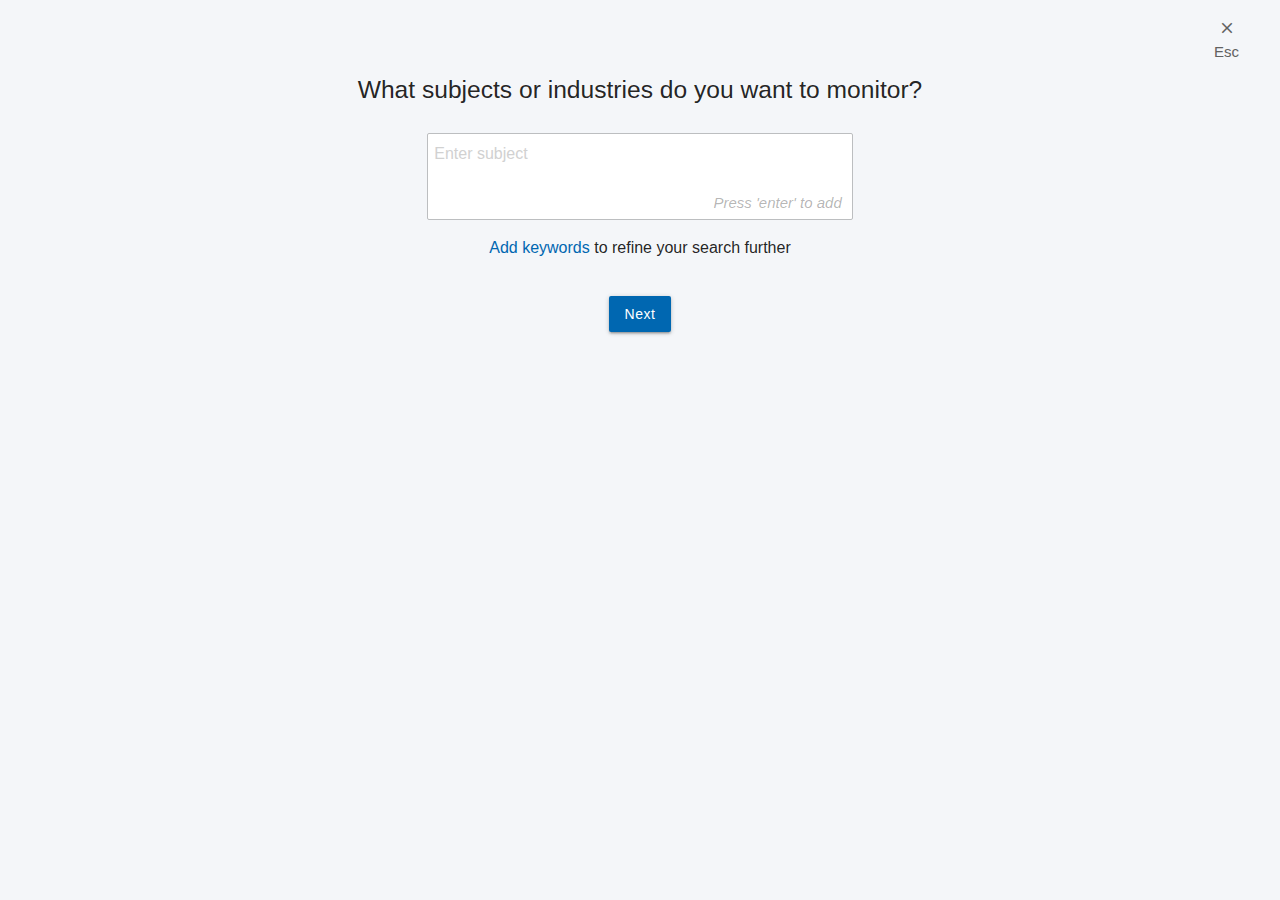
<file: topic_industry.html>
<!DOCTYPE html>
<html>

<head>
   <title>Newsdesk</title>
   <meta name="viewport" content="width = device-width, initial-scale = 1">
   <link rel="stylesheet" href="https://fonts.googleapis.com/icon?family=Material+Icons">
   <link rel="stylesheet" href="https://cdnjs.cloudflare.com/ajax/libs/materialize/1.0.0/css/materialize.min.css">
   <link type="text/css" rel="stylesheet" href="css/custom.css" media="screen,projection" />
   </script>
</head>

<body>

   <nav class="transparent" role="navigation">
      <div class="row center">
         <div class="col s1 nav-col">
            <a class="grey-text text-darken-2 icn-label" href="#"></a>
         </div>
         <div class="col s1"></div>
         <div class="col s1"></div>
         <div class="col s1"></div>
         <div class="col s1"></div>
         <div class="col s1"></div>
         <div class="col s1"></div>
         <div class="col s1"></div>
         <div class="col s1"></div>
         <div class="col s1"></div>
         <div class="col s1"></div>
         <div class="col s1 nav-col">
            <a class="grey-text text-darken-2 icn-label" href="index.html"><i class="material-icons">close</i>Esc</a>
         </div>
      </div>
   </nav>

   <div class="container">
      <div class="row center">
         <div class="col s12">
            <h5>What subjects or industries do you want to monitor?</h5>
         </div>
      </div>
      <div class="row">
         <div class="col s3"></div>
         <div class="col s6">
            <div class="chips-container">
               <div class="chips chips-topic-industry">
                  <input class="custom-class" autofocus>
               </div>
               <div class="chip-help">Press 'enter' to add</div>
            </div>

            <div class="row center keywords-panel-toggle">
               <p style="font-size:16px;"><a href="#">Add keywords</a> to refine your search further</p>
            </div>

            <div class="keywords-panel">
               <br>

               <h6>Keywords to include</h6>
               <p>We will show results that contain <b>any</b> of these keywords. <i class="material-icons blue-grey-text text-lighten-3 tooltipped"
                     data-position="right"
                     data-tooltip="Good for adding terms or phrases to make your results more specific">help_outline</i></p>
               <div class="chips-container">
                  <div class="chips chips-company-keywords">
                     <input class="custom-class" />
                  </div>
                  <div class="chip-help">Press 'enter' to add</div>
               </div>

               <br>
               <h6>Keywords to exclude </h6>
               <p>We will <b>not</b> show results that contain any of these keywords. <i class="material-icons blue-grey-text text-lighten-3 tooltipped"
                 data-position="right"
                 data-tooltip="Good for excluding words or phrases you do not want to see in your results - helps reduce false positives">help_outline</i></p>
               <div class="chips-container">
                  <div class="chips chips-company-keywords">
                     <input class="custom-class" />
                  </div>
                  <div class="chip-help">Press 'enter' to add</div>
               </div>

            </div>

            <div class="row center">
               <a href="remove_noise.html" class="waves-effect waves-light btn light-blue darken-3">Next</a>
            </div>
         </div>
         <div class="col s3"></div>
      </div>

   </div>

   <!--Import jQuery before materialize.js-->
   <script type="text/javascript" src="https://code.jquery.com/jquery-2.1.1.min.js"></script>
   <script src="https://cdnjs.cloudflare.com/ajax/libs/materialize/1.0.0/js/materialize.min.js"></script>

  <script>
      $(document).ready(function () {
         $('.tooltipped').tooltip();

         $(".keywords-panel-toggle a").click(function () {
            $(".keywords-panel-toggle").slideToggle(300);
            $(".keywords-panel").slideToggle(300);
         });

         $(".chips-company input").val(sessionStorage.getItem('company-input'));
         $(".chips-company input").change(function (ev) {
            sessionStorage.setItem('company-input', ev.target.value || '');
         });

         $('.chips-topic-industry').chips({
            placeholder: 'Enter subject',
            secondaryPlaceholder: 'Add another',
         });

         $('.chips-company-keywords').chips({
            data: JSON.parse(sessionStorage.getItem('company-keywords')) || [],
            onChipAdd: function (e, data) {
               sessionStorage.setItem('company-keywords', JSON.stringify(M.Chips.getInstance($('.chips-company-keywords')).chipsData));
            },
            onChipDelete: function (e, data) {
               sessionStorage.setItem('company-keywords', JSON.stringify(M.Chips.getInstance($('.chips-company-keywords')).chipsData));
            }
         });
         $(".chips-company-keywords input").val(sessionStorage.getItem('company-keywords-input'));
         $(".chips-company-keywords input").change(function (ev) {
            sessionStorage.setItem('company-keywords-input', ev.target.value || '');
         });
      });
   </script>


</body>

</html>
</file>
<file: css/newsdesk.css>
@font-face {
    font-family: 'fontello';
    font-style: normal;
    font-weight: 400;
    src: url('../font/fontello.woff') format('woff');
}
a,div,header,i,span{margin:0;padding:0;border:0;font-size:100%;vertical-align:baseline;}
header{display:block;}
div:focus,span:focus{outline:0;}
::-moz-selection{background:#d5eff9;}
::selection{background:#d5eff9;}
::-moz-selection{background:#d5eff9;}
.fo-icon:before{font-family:fontello;font-style:normal;font-weight:400;speak:none;display:inline-block;text-decoration:inherit;width:1em;margin-right:.2em;text-align:center;font-variant:normal;text-transform:none;line-height:1em;margin-left:.2em;-webkit-font-smoothing:antialiased;-moz-osx-font-smoothing:grayscale;}
.fo-icon-Explore:before{content:"";}
.fo-icon-Alerts:before{content:"";}
.fo-icon-HidePane:before{content:"";}
.fo-icon-Support:before{content:"";}
.fo-icon-Profile:before{content:"";}
a{text-decoration:none;color:#049dda;cursor:pointer;}
a:hover{color:#0176a4;}
a:focus{outline:0;}
.app-header{-webkit-font-smoothing:antialiased;-moz-osx-font-smoothing:grayscale;font-family:Lato,sans-serif;}
.app-header *{-webkit-box-sizing:border-box;box-sizing:border-box;}
.app-header__top-bar{background-color:#373739;display:-webkit-box;display:-webkit-flex;display:-ms-flexbox;display:flex;height:60px;padding:0 30px;}
@media (max-width:1024px){
.app-header__top-bar{padding:0 30px 0 0;}
}
.app-header__remainder{-webkit-box-flex:1;-webkit-flex-grow:1;-ms-flex-positive:1;flex-grow:1;}
.app-header__logo{font-size:26px;font-size:1.625rem;-webkit-box-align:center;-webkit-align-items:center;-ms-flex-align:center;align-items:center;background-color:#414143;color:#fff;display:-webkit-box;display:-webkit-flex;display:-ms-flexbox;display:flex;font-weight:200;height:60px;margin-right:16px;overflow:hidden;padding:0 12px;white-space:nowrap;}
@media (max-width:1024px){
.app-header__logo{font-size:20px;font-size:1.25rem;}
}
.app-header__trademark{font-size:40%;vertical-align:super;}
.app-header__button{color:#FFFFFF;font-size:17px;font-size:1.0625rem;-webkit-box-align:center;-webkit-align-items:center;-ms-flex-align:center;align-items:center;border-top-left-radius:2px;border-top-right-radius:2px;cursor:pointer;display:-webkit-box;display:-webkit-flex;display:-ms-flexbox;display:flex;-webkit-box-flex:0;-webkit-flex:none;-ms-flex:none;flex:none;padding:0 15px;position:relative;height:60px;-webkit-box-pack:center;-webkit-justify-content:center;-ms-flex-pack:center;justify-content:center;}
.app-header__button:hover{color:#FFFFFF;}
@media (max-width:1024px){
.app-header__button{font-size:14px;font-size:.875rem;padding:0 10px;}
}
.app-header__button:hover{background-color:#4b4b4d;}
.app-header__button--nav{min-width:125px;}
@media (max-width:1024px){
.app-header__button--nav{min-width:90px;}
}
.app-header .fo-icon-Alerts:before,.app-header .fo-icon-Explore:before,.app-header .fo-icon-Profile:before{font-size:26px;font-size:1.625rem;margin:0;}
.app-header .fo-icon-HidePane:before{font-size:14px;font-size:.875rem;margin-left:8px;margin-right:0;}
.app-header__whatsnew-notification{position:relative;}
.app-header__whatsnew-notification--with-count{padding-right:5px;}
.app-header__whatsnew-notification--with-count:after{content:attr(data-enhancement-count);font-size:10px;font-size:.625rem;background-color:#e8171f;border-radius:10px;color:#fff;line-height:11px;padding:2px;position:absolute;text-align:center;top:-2px;left:16px;width:12px;}
.app-header__whatsnew-label{margin-left:8px;}
@media (max-width:1440px){
.app-header__whatsnew-label{display:none;}
}
.app-header__user-menu{min-width:1px;}
.app-header__users-name{overflow:hidden;-o-text-overflow:ellipsis;text-overflow:ellipsis;white-space:nowrap;}
.app-header .fo-icon-Profile{display:none;}
@media (max-width:1440px){
.app-header__last-name{display:none;}
}
@media (max-width:1325px){
.app-header__users-name{display:none;}
.app-header .fo-icon-Profile{display:inline-block;}
}
.app-header__bottom-bar{height:45px;border-bottom:2px solid #d2d4d5;background:#F4F4F5;padding-left:234px;padding-right:35px;}
.app-header__bottom-bar--customer-support{display:-webkit-box;display:-webkit-flex;display:-ms-flexbox;display:flex;width:100%;-webkit-box-align:center;-webkit-align-items:center;-ms-flex-align:center;align-items:center;}
.app-header__bottom-bar--customer-support .app-header__customer-support-info{cursor:pointer;display:-webkit-box;display:-webkit-flex;display:-ms-flexbox;display:flex;margin-left:auto;max-width:233px;-webkit-box-align:center;-webkit-align-items:center;-ms-flex-align:center;align-items:center;font-size:14px;white-space:nowrap;color:#07c;}
.app-header__bottom-bar--customer-support .app-header__customer-support-info i{font-size:25px;font-size:1.5625rem;}
.drop-down{position:relative;display:inline-block;}
span::-moz-focus-inner{border:0;}
div,h3,i,span{margin:0;padding:0;border:0;font-size:100%;vertical-align:baseline;}
div:focus,span:focus{outline:0;}
h3{font-size:20px;}
h3{font-weight:400;}
textarea{font-size:14px;font-size:.875rem;font-family:Lato,sans-serif;color:#373739;-webkit-box-sizing:border-box;box-sizing:border-box;border-radius:2px;border:1px solid #bcbec0;background-color:#fff;cursor:pointer;outline:0;}
textarea::-webkit-input-placeholder{color:#939598!important;font-style:italic;opacity:1!important;}
textarea:-ms-input-placeholder{color:#939598!important;font-style:italic;opacity:1!important;}
textarea::placeholder{color:#939598!important;font-style:italic;opacity:1!important;}
textarea:focus::-webkit-input-placeholder{color:transparent!important;}
textarea:focus:-ms-input-placeholder{color:transparent!important;}
textarea:focus::placeholder{color:transparent!important;}
textarea:not(.search-input-box__input):not(.select2-container):not(.select2-selection){line-height:1.5em;padding:4px 7px 5px;min-height:calc(1.5em + 11px);}
textarea:active,textarea:focus{border:1px solid #0067b1;}
textarea:hover{border:1px solid #0067b1;}
textarea::-ms-clear{display:none;}
textarea:active,textarea:focus{cursor:text;}
textarea:disabled{border-color:#bcbec0!important;color:#bcbec0!important;cursor:default!important;}
textarea:disabled::-webkit-input-placeholder{color:#bcbec0!important;font-style:italic;opacity:1!important;}
textarea:disabled:-ms-input-placeholder{color:#bcbec0!important;font-style:italic;opacity:1!important;}
textarea:disabled::placeholder{color:#bcbec0!important;font-style:italic;opacity:1!important;}
textarea:disabled:focus::-webkit-input-placeholder{color:transparent!important;}
textarea:disabled:focus:-ms-input-placeholder{color:transparent!important;}
textarea:disabled:focus::placeholder{color:transparent!important;}
::-moz-selection{background:#d5eff9;}
::selection{background:#d5eff9;}
::-moz-selection{background:#d5eff9;}
.fo-icon:before{font-family:fontello;font-style:normal;font-weight:400;speak:none;display:inline-block;text-decoration:inherit;width:1em;margin-right:.2em;text-align:center;font-variant:normal;text-transform:none;line-height:1em;margin-left:.2em;-webkit-font-smoothing:antialiased;-moz-osx-font-smoothing:grayscale;}
.fo-icon-Search:before{content:"";}
.fo-icon-CloseRemove:before{content:"";}
.rich-search-box__validator-status:before{content:"";}
.fo-icon-HidePane:before{content:"";}
.search-area__element-arrow:before,.search-area__filters-trigger-arrow:before{content:"";}
#main_area_search .search-box-v2-container{margin-right:0;}
.drop-down{position:relative;display:inline-block;}
.ln-tag{padding:4px 6px 4px 6px;margin-right:5px;display:-webkit-inline-box;display:-webkit-inline-flex;display:-ms-inline-flexbox;display:inline-flex;border-radius:2px;background-color:#d5eff9;-webkit-box-sizing:border-box;box-sizing:border-box;color:#373739;line-height:1em;-webkit-box-align:baseline;-webkit-align-items:baseline;-ms-flex-align:baseline;align-items:baseline;max-width:100%;}
.ln-tag--removable{padding:4px 4px 4px 6px;}
.ln-tag__remove{margin-left:4px;cursor:pointer;color:#049dda;display:-webkit-inline-box;display:-webkit-inline-flex;display:-ms-inline-flexbox;display:inline-flex;-webkit-align-self:flex-start;-ms-flex-item-align:start;align-self:flex-start;}
.ln-tag__remove:hover{color:#be151d;}
.ln-tag__remove:before{font-size:.75em;line-height:inherit;}
.rich-search-box{position:relative;cursor:text;overflow-y:auto;overflow-x:hidden;}
.rich-search-box .rich-search-box__validator-status:before{font-weight:900;}
.rich-search-box__content-wrapper{left:0;line-height:30px;max-width:100%;min-height:100%;position:absolute;right:0;top:0;height:100%;}
.rich-search-box__validator--enabled{padding-left:30px;}
.rich-search-box__validator-status{position:absolute;left:9px;top:7px;color:#78b801;cursor:default;}
.rich-search-box__content{-webkit-box-sizing:border-box;box-sizing:border-box;min-height:100%;position:relative;width:100%;}
.rich-search-box__hidden-content{color:transparent!important;position:absolute;}
.rich-search-box__hidden-content *{color:transparent!important;}
.rich-search-box__placeholder{color:#939598;font-style:italic;}
.search-summary{font-family:Lato,sans-serif;border:1px solid #bcbec0;}
.search-summary__header{font-size:13px;}
.search-summary__header--open{border-bottom:1px solid #bcbec0;}
.search-summary__arrow_icon{width:10px;line-height:25px;cursor:pointer;padding-left:10px;}
.search-summary__title{padding:6px 0 5px 4px;display:inline-block;cursor:pointer;}
.search-summary__totals{float:right;margin-top:3px;}
.search-summary__total{padding:3px 6px 2px;display:inline-block;border-radius:2px;margin-right:5px;}
.search-summary__total--positive{background-color:#d5eff9;color:#049dda;}
.search-summary__entries{padding:7px 1px 0 7px;}
.search-summary__entry{margin-bottom:9px;margin-top:3px;}
.search-summary__type{font-size:1em;margin-bottom:2px;letter-spacing:.4px;}
.search-summary .ln-tag{margin:2px 6px 4px 0;}
.search-summary--inline{border:1px solid #e9e9ea;margin-bottom:30px;}
.search-summary--inline .search-summary__header{display:-webkit-box;display:-webkit-flex;display:-ms-flexbox;display:flex;-webkit-box-align:center;-webkit-align-items:center;-ms-flex-align:center;align-items:center;}
.search-summary--inline .search-summary__header--open{border-bottom-color:#e9e9ea;}
.search-summary--inline .search-summary__title{font-size:20px;font-size:1.25rem;padding:10px 0 11px 17px;-webkit-box-ordinal-group:2;-webkit-order:1;-ms-flex-order:1;order:1;}
.search-summary--inline .search-summary__arrow_icon{-webkit-box-ordinal-group:3;-webkit-order:2;-ms-flex-order:2;order:2;margin-top:3px;}
.search-summary--inline .search-summary__totals{-webkit-box-ordinal-group:4;-webkit-order:3;-ms-flex-order:3;order:3;float:none;margin:0 17px 0 auto;font-size:15px;}
.search-summary--inline .search-summary__total{margin-right:0;margin-left:10px;}
.search-summary--inline .search-summary__entries{max-height:86px;overflow:auto;padding:0;margin:17px;font-size:15px;}
.search-summary--inline .search-summary__type{letter-spacing:normal;margin-right:11px;}
.search-summary--inline .search-summary__entry{margin-right:15px;}
.search-summary--inline .search-summary__entry,.search-summary--inline .search-summary__type,.search-summary--inline .search-summary__values{display:inline;}
.search-area{font-family:Lato,sans-serif;letter-spacing:-.2px;-moz-osx-font-smoothing:grayscale;-webkit-font-smoothing:antialiased;}
.search-area__summary-container--invisible{visibility:hidden;}
.search-area .search-summary{-webkit-box-shadow:-3px 0 7px 0 rgba(0,0,0,.05);box-shadow:-3px 0 7px 0 rgba(0,0,0,.05);}
.search-area__title-wrapper{display:-webkit-box;display:-webkit-flex;display:-ms-flexbox;display:flex;-webkit-box-pack:justify;-webkit-justify-content:space-between;-ms-flex-pack:justify;justify-content:space-between;-webkit-box-align:baseline;-webkit-align-items:baseline;-ms-flex-align:baseline;align-items:baseline;}
.search-area__title{display:inline-block;font-size:21px;font-size:1.3125rem;}
.search-area__box{margin-top:13px;border:1px solid #e9e9ea;border-left:none;-webkit-box-shadow:-3px 0 7px 0 rgba(0,0,0,.05);box-shadow:-3px 0 7px 0 rgba(0,0,0,.05);-webkit-box-sizing:border-box;box-sizing:border-box;display:-webkit-inline-box;display:-webkit-inline-flex;display:-ms-inline-flexbox;display:inline-flex;width:100%;font-size:16px;font-size:1rem;background-color:#fff;}
.search-area__search{position:relative;-webkit-box-flex:1;-webkit-flex:1;-ms-flex:1;flex:1;}
.search-area__search-label{position:absolute;left:15px;top:15px;line-height:1;z-index:2;}
.search-area__search-input{position:relative;width:100%;}
.search-area__element{display:inline-block;white-space:nowrap;border-right:1px solid #e9e9ea;vertical-align:top;line-height:1;-webkit-user-select:none;-moz-user-select:none;-ms-user-select:none;user-select:none;-webkit-box-sizing:border-box;box-sizing:border-box;}
.search-area__dropdown--trigger{-webkit-box-sizing:border-box;box-sizing:border-box;cursor:pointer;padding:15px;}
.search-area__element-label{color:#939598;}
.search-area__element-input{margin-top:10px;position:relative;padding-right:24px;line-height:18px;}
.search-area__element-value{max-width:130px;overflow:hidden;-o-text-overflow:ellipsis;text-overflow:ellipsis;white-space:nowrap;}
@media (min-width:1441px){
.search-area__element-value{max-width:150px;}
.search-filter-date__trigger .search-area__element-value{max-width:210px;}
}
.search-area__element-arrow{position:absolute;top:0;right:0;margin-top:1px;font-family:fontello;font-style:normal;font-weight:400;display:inline-block;line-height:1;-webkit-transform:rotate(-90deg);transform:rotate(-90deg);}
.search-area__search-trigger{line-height:76px;font-size:29px;font-size:1.8125rem;border-right:none;color:#e8171f;cursor:pointer;padding:0 27px;}
@media (max-width:1440px){
.search-area__search-trigger{padding-left:23px;padding-right:23px;}
}
.search-area__filters{margin-top:15px;padding-bottom:14px;text-align:right;}
.search-area__filters-trigger{color:#0067b1;font-size:15px;font-size:.9375rem;cursor:pointer;display:inline-block;}
.search-area__filters-trigger-arrow{color:#373739;font-family:fontello;font-style:normal;font-weight:400;display:inline-block;line-height:1;padding-left:12px;text-align:left;width:14px;}
.search-area__filters-trigger-arrow:before{display:inline-block;-webkit-transform:rotate(-90deg);transform:rotate(-90deg);}
.search-area .rich-search-box{overflow:visible;position:absolute;left:0;right:0;font-family:Arial,sans-serif;border:1px solid #e9e9ea;border-top:none;z-index:10;}
.search-area .rich-search-box__content-wrapper{background-color:#fff;z-index:1;padding:0 4px 9px 37px;margin-top:35px;height:auto;line-height:32px;position:relative;}
.search-area .rich-search-box__content,.search-area .rich-search-box__hidden-content{overflow:hidden;-o-text-overflow:ellipsis;text-overflow:ellipsis;white-space:nowrap;top:0;min-height:32px;}
.search-area .rich-search-box__hidden-content{left:37px;right:4px;min-height:0;height:30px;white-space:normal;}
.search-area .rich-search-box__validator-status{left:13px;top:0;}
.search-filter-media-type__trigger{min-width:166px;}
.search-filter-location__trigger{min-width:150px;}
.search-filter-language__trigger{min-width:151px;}
span::-moz-focus-inner{border:0;}
</file>
<file: css/custom.css>
@import url('https://fonts.googleapis.com/css?family=Lato:300,400,700&display=swap');

html {
  line-height: 1.5;

  font-weight: normal;
  color: rgba(0,0,0,0.87);
}

a {
  color: #0067b1;
}

.btn {
  text-transform: none;
}

.light-blue.darken-3 {
  background-color: #0067b1!important;
}

.lexis-blue {
  background-color: #0067b1;
}

.psub-heading {
  font-size: 18px;
}

nav {
    -webkit-box-shadow: none;
    box-shadow: none;
    background: none;
    top: 0;
    width: 100%;
    padding: 0;
    height: 40px;
}

.nav-col {
    height: 60px!important;
}

body {
  background-color: #F4F6F9!important;
}

nav i {
  height: 20px!important;
}

.nav-wrapper {
    color: #fff;
    background-color: #373739!important;
    width: 100%;
    height: 60px!important;
    line-height: 56px;
}

.icn-label {
  display: block;
}

h6 {
  font-weight:500!important;
}

.tooltipped {
  vertical-align: top;
}

.material-tooltip {
    width: 300px;
    text-align: left;
}

/*TABLE SCROLL*/
.select-box-wrapper {
  -webkit-box-sizing: content-box;
  box-sizing: content-box;
  max-height: 250px;
  overflow-y: auto;
}

.select-box {
  height: 100%;
  width: 100%;
}

.select-box tbody {
  background-color: #FFF;
}

.select-box thead, tbody tr {
  display:table;
  width:100%;
  table-layout:fixed;
}
.select-box thead {
  width: calc( 100% - 1em )
}

.select-box td {
  padding: 6px 10px 6px 10px;
  font-weight: 500;
}

.select-box tr {
  width: 100%;
}

.select-box tr:hover {
  background-color: #efefef!important;
}

.content-description {
  font-size: 11px;
  font-weight: 400;
}

.check-container {
  width: 50px;
}

.simplebar-content .check-container {
  padding-right: 20px !important;
}

.clickable-row:hover {
  cursor: pointer;
}

.clickable-row td {
  font-size: 13px;
}

.clickable-row td span {
  font-size: 11px;
}

tr {
  border-bottom: none;
}

.material-icons {
  font-size: 18px!important;
}

/*INPUTS*/
.chips-container {	
  font-size: 13px;	
  font-weight: 500;	
  position: relative;	
  background-color: #fff;	
  border: 1px solid #bcbec0;	
  border-radius: 2px;	
}

.chips {
    display: inline-block;
    font-size: 13px;
    font-weight: 500;
    color: rgba(0,0,0,0.6);
    line-height: 28px;
    padding: 6px 6px 6px 6px;
    border: none !important;
    margin: 0 0 0 0;
    width: 100%;
    min-height: 85px;
}

.chips.focus {
  border-bottom: 1px solid #bcbec0;
  box-shadow: none!important;
}

.chips .input {
    height: 28px;
    width: 157px !important
}

.chip {
    display: inline-block;
    height: 32px;
    font-size: 13px;
    font-weight: 500;
    color: rgba(0,0,0,0.6);
    line-height: 29px;
    padding: 0 12px;
    border-radius: 2px;
    background-color: #fff;
    border: 1px solid #0077cc;
    margin-bottom: 5px;
    margin-right: 5px;
}

.chip:focus {
    outline: none;
    background-color: #0077cc;
    color: #FFF;
}

.chip .close {
    cursor: pointer;
    float: right;
    font-size: 16px;
    line-height: 32px;
    padding-left: 4px;
}

.chip-help {
    position: absolute;
    bottom: 0;
    right: 0;
    z-index: 1;
    padding: 5px 10px;
    font-size: 15px;
    color: rgba(0,0,0,0.3);
    font-style: italic;
    font-weight: 400;
}


/* label color */
 .input-field label {
   color: #000;
 }
 /* label focus color */
 .input-field input[type=text]:focus + label {
   color: #000;
 }
 /* label underline focus color */
 .input-field input[type=text]:focus {
   border-bottom: 1px solid red;
   box-shadow: 0 1px 0 0 #000;
 }
 /* valid color */
 .input-field input[type=text].valid {
   border-bottom: 1px solid #000;
   box-shadow: 0 1px 0 0 #000;
 }
 /* invalid color */
 .input-field input[type=text].invalid {
   border-bottom: 1px solid #000;
   box-shadow: 0 1px 0 0 #000;
 }
 /* icon prefix focus color */
 .input-field .prefix.active {
   color: #000;
 }

.checked-color {
  color: #0277bd;
}

.clickable-row-unselected i {
    color: #e0e0e0;
   }

.quick-search-row {
  margin: 50px 0 50px 0;
}

.quick-search-types {
    background-color: #f00;
    width: 100%;
    height: 100%;
    margin: .5rem 0 1rem 0;
    background-color: #fff;
    -webkit-transition: -webkit-box-shadow .25s;
    transition: -webkit-box-shadow .25s;
    transition: box-shadow .25s;
    transition: box-shadow .25s, -webkit-box-shadow .25s;
    border-radius: 2px;
}

a.quick-search-type-link {
    display:block;
    text-decoration: none;
    padding: 50px 20px 50px 20px;
    transition: 0.3s;
    position: relative;
    min-height: 170px!important;
    max-height: 170px!important;
    font-size: 16px;
}

.quick-search-type-link i {
  position: absolute;
  top: 20px;
  background-color: #CCC;
  height: 48px;
  width: 48px;
  vertical-align: top;
}

a.quick-search-type-link:hover {
    background-color: #f4f4f5;
    -webkit-transform: translateY(-4px);
    -ms-transform: translateY(-4px);
    transform: translateY(-4px);
    -webkit-box-shadow: 0 2px 10px 0 rgba(0,0,0,.3), 0 0 1px 0 rgba(0,0,0,.25);
    box-shadow: 0 1px 10px 0 rgba(0,0,0,.2), 0 0 0 0 rgba(0,0,0,.25);
    border:0;
}

.quick-search-type-link span {
    font-size: 14px;
    color: rgba(0,0,0,0.87);
    font-weight: 400;
    line-height: 18px;
    display: inline-block;
    padding-top: 10px;
}

ul.customized li {
    text-transform: none!important;
}

.tabs .tab a {
  font-size: 16px;
}

ul.customized {
    display: flex;
    justify-content: center;
    background-color: #F4F6F9!important;
    margin-bottom: 30px;
}

        .tabs .tab a{
            color:#000;
            border-radius: 2;

        } /*Black color to the text*/

        .tabs .tab a:hover {
            background-color:#eee;
            color:#000;
        } /*Text color on hover*/

        .tabs .tab a.active {
            background-color:#F4F6F9;
            color:#000;
        } /*Background and text color when a tab is active*/

        .tabs .tab a:focus.active {
            background-color:#F4F6F9;
            color:#000;
        } /*Background and text color when a tab is active*/

        .tabs .indicator {
            background-color:#0067b1;
        } /*Color of underline*/

.brand-logo img {
  height: 60px;
  margin-left: 20px;
}

.psub-heading {
  width: 50%;
  margin: 0 auto;
  color: #999999;
}

.keywords-panel {
  display: none;
  padding-bottom: 1em;
  overflow: hidden;
}

.choose-panel {
  display: -webkit-box;
  display: -ms-flexbox;
  display: flex;
  -webkit-box-pack: center;
  -ms-flex-pack: center;
  justify-content: center;
}

.choose-panel .collection {
  width: 360px;
}

.keywords-panel {
  margin-bottom: 20px;
}

.table-text-btm {
  margin-top: 0px;
}

.excludes-margin {
  margin-bottom: 30px;
}


ul.autocomplete-content  {
  height: auto!important;
  max-height: 300px;
  width: 100%!important;
  left: 0!important;
}

.dropdown-content li>a, .dropdown-content li>span {
  color: rgba(0,0,0,0.87)!important;
  font-weight: 400;
}
.autocomplete-content li .highlight {
  color: #0067b1!important;
}

.quick-search-type-link img {
  display: block;
  margin: 0 auto;
}
</file>
